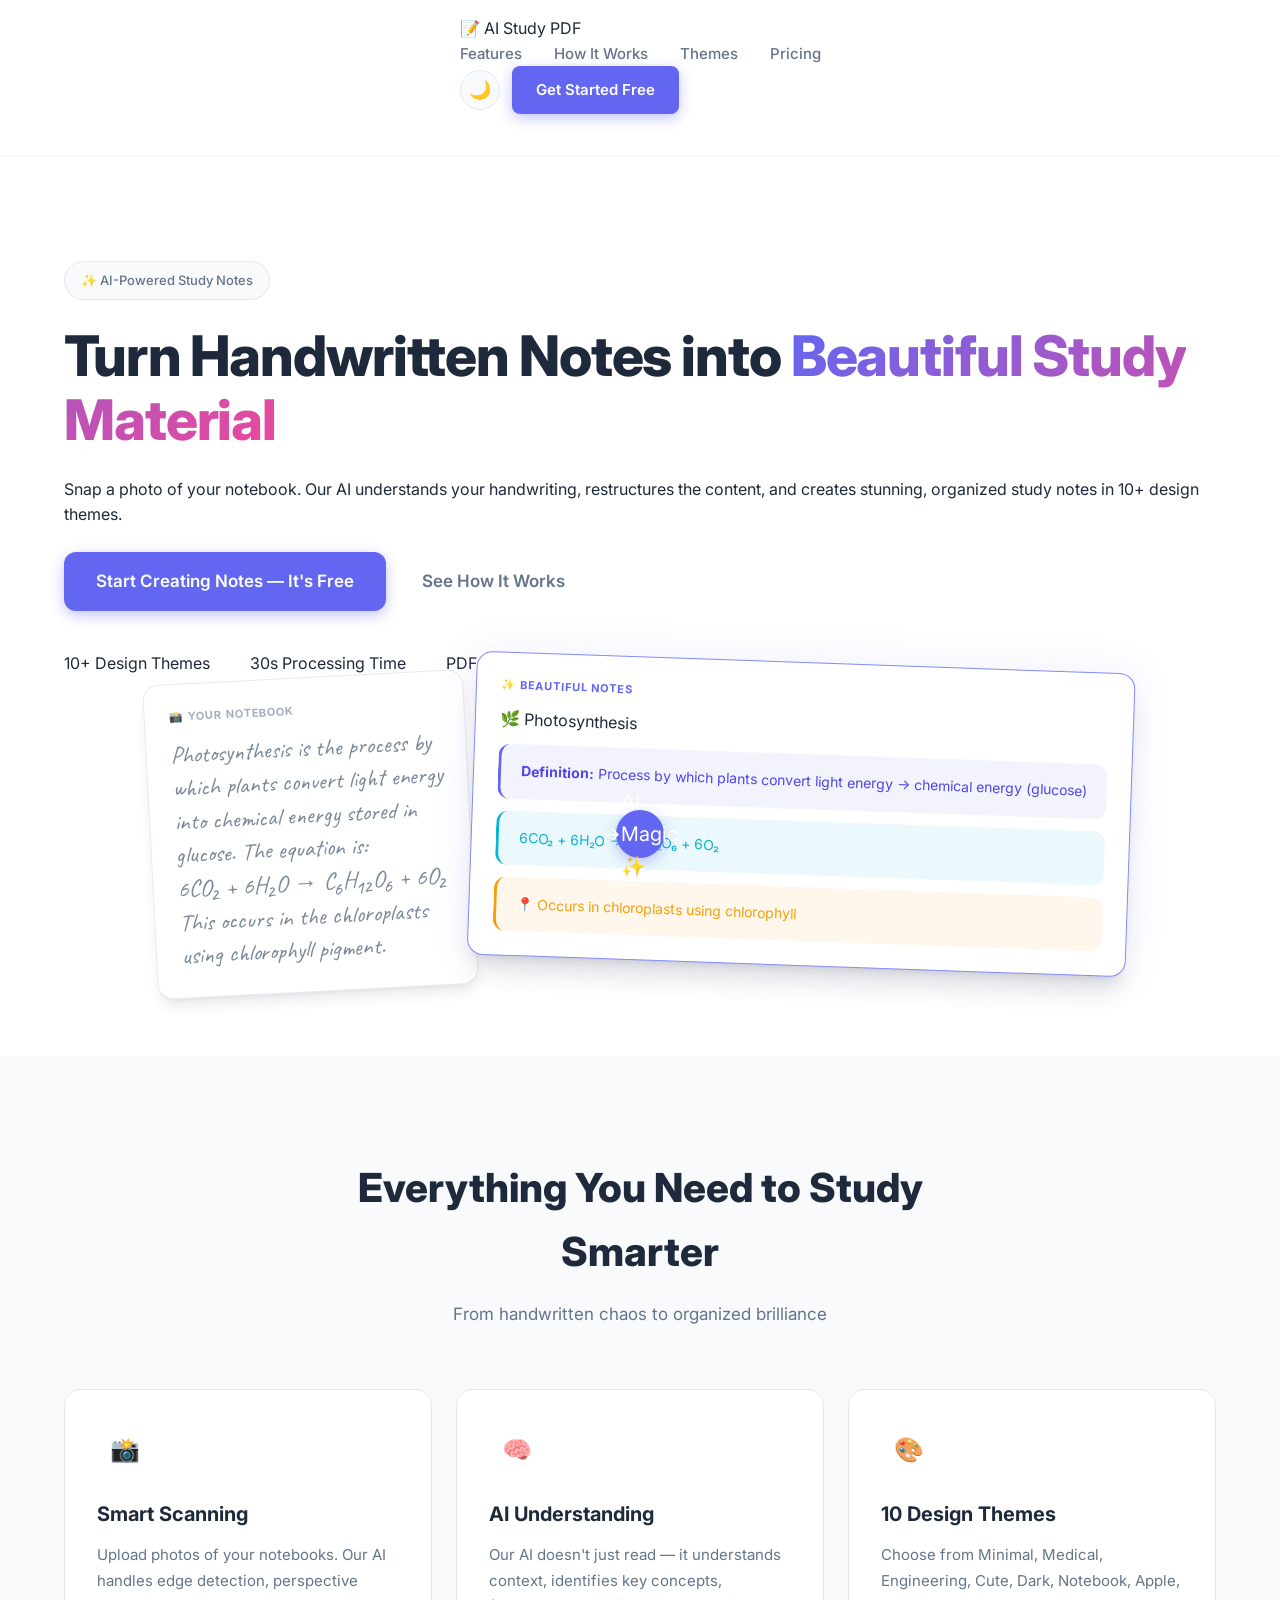
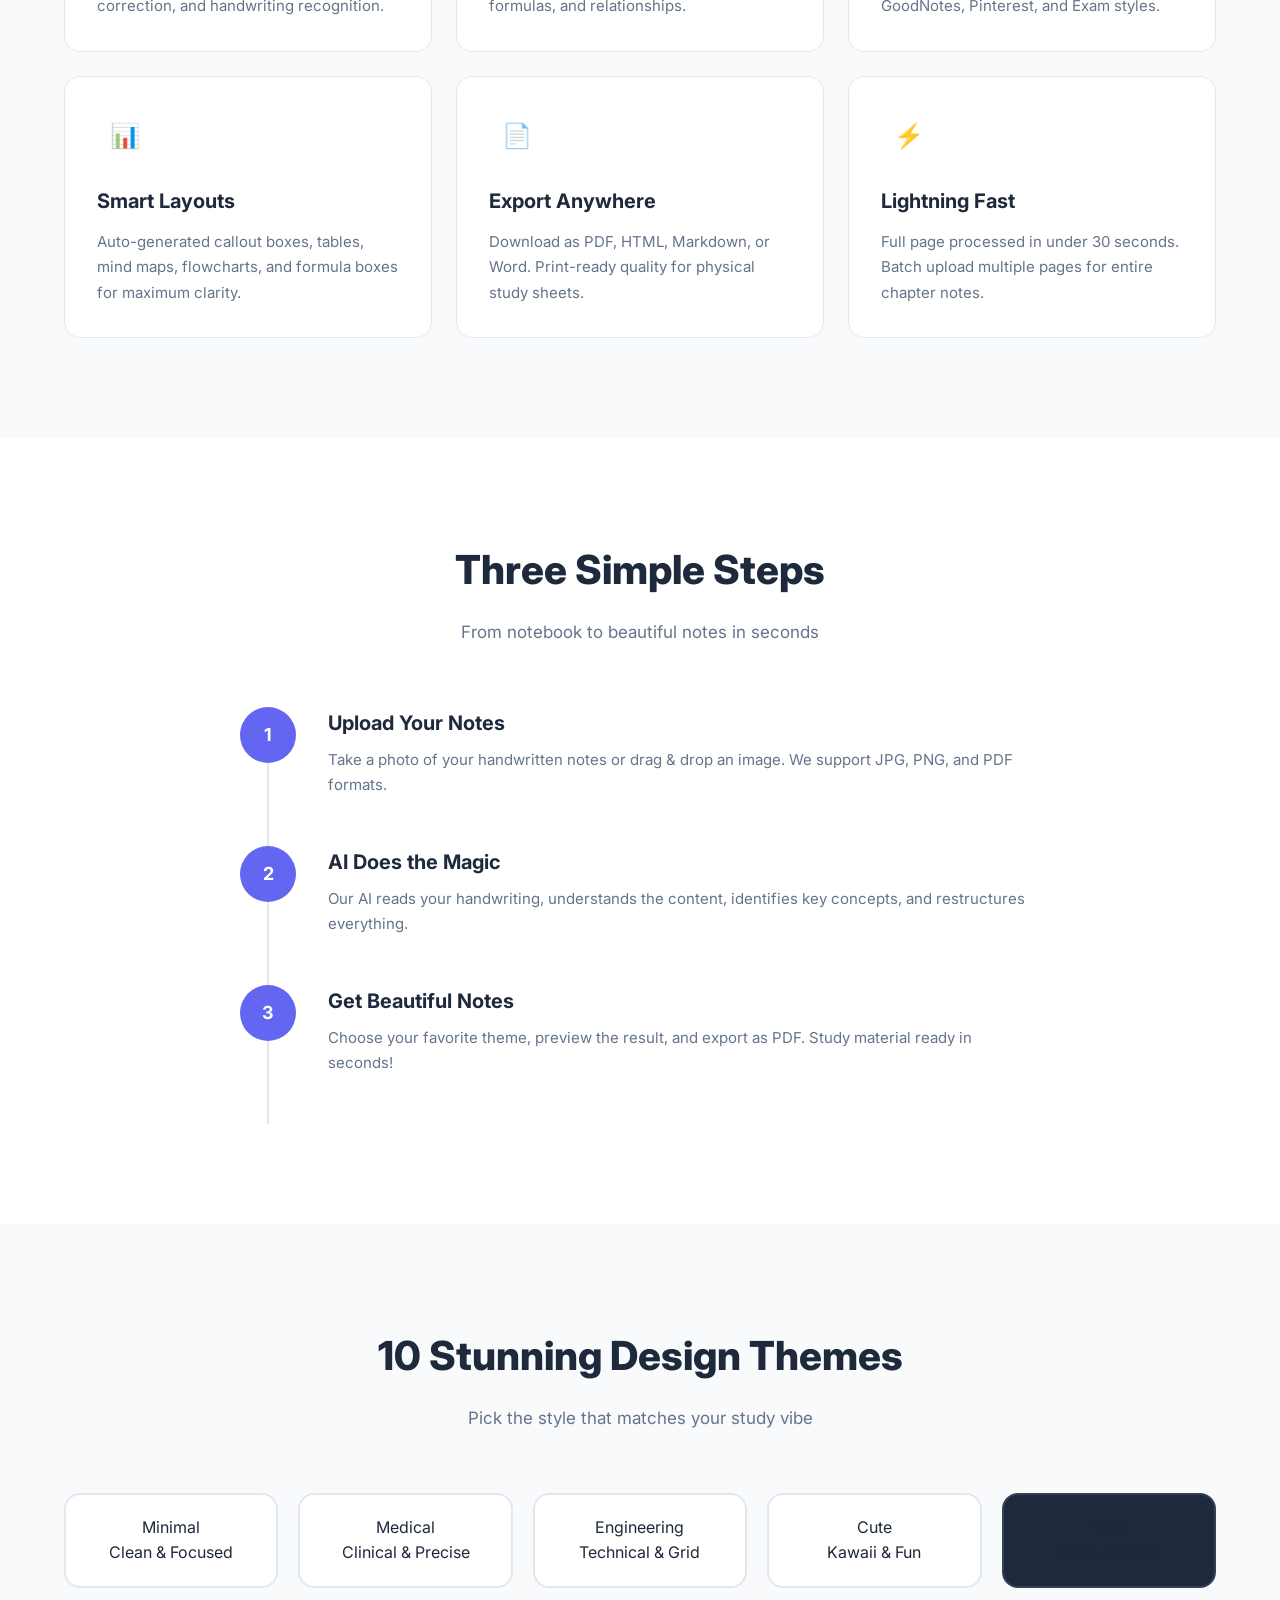
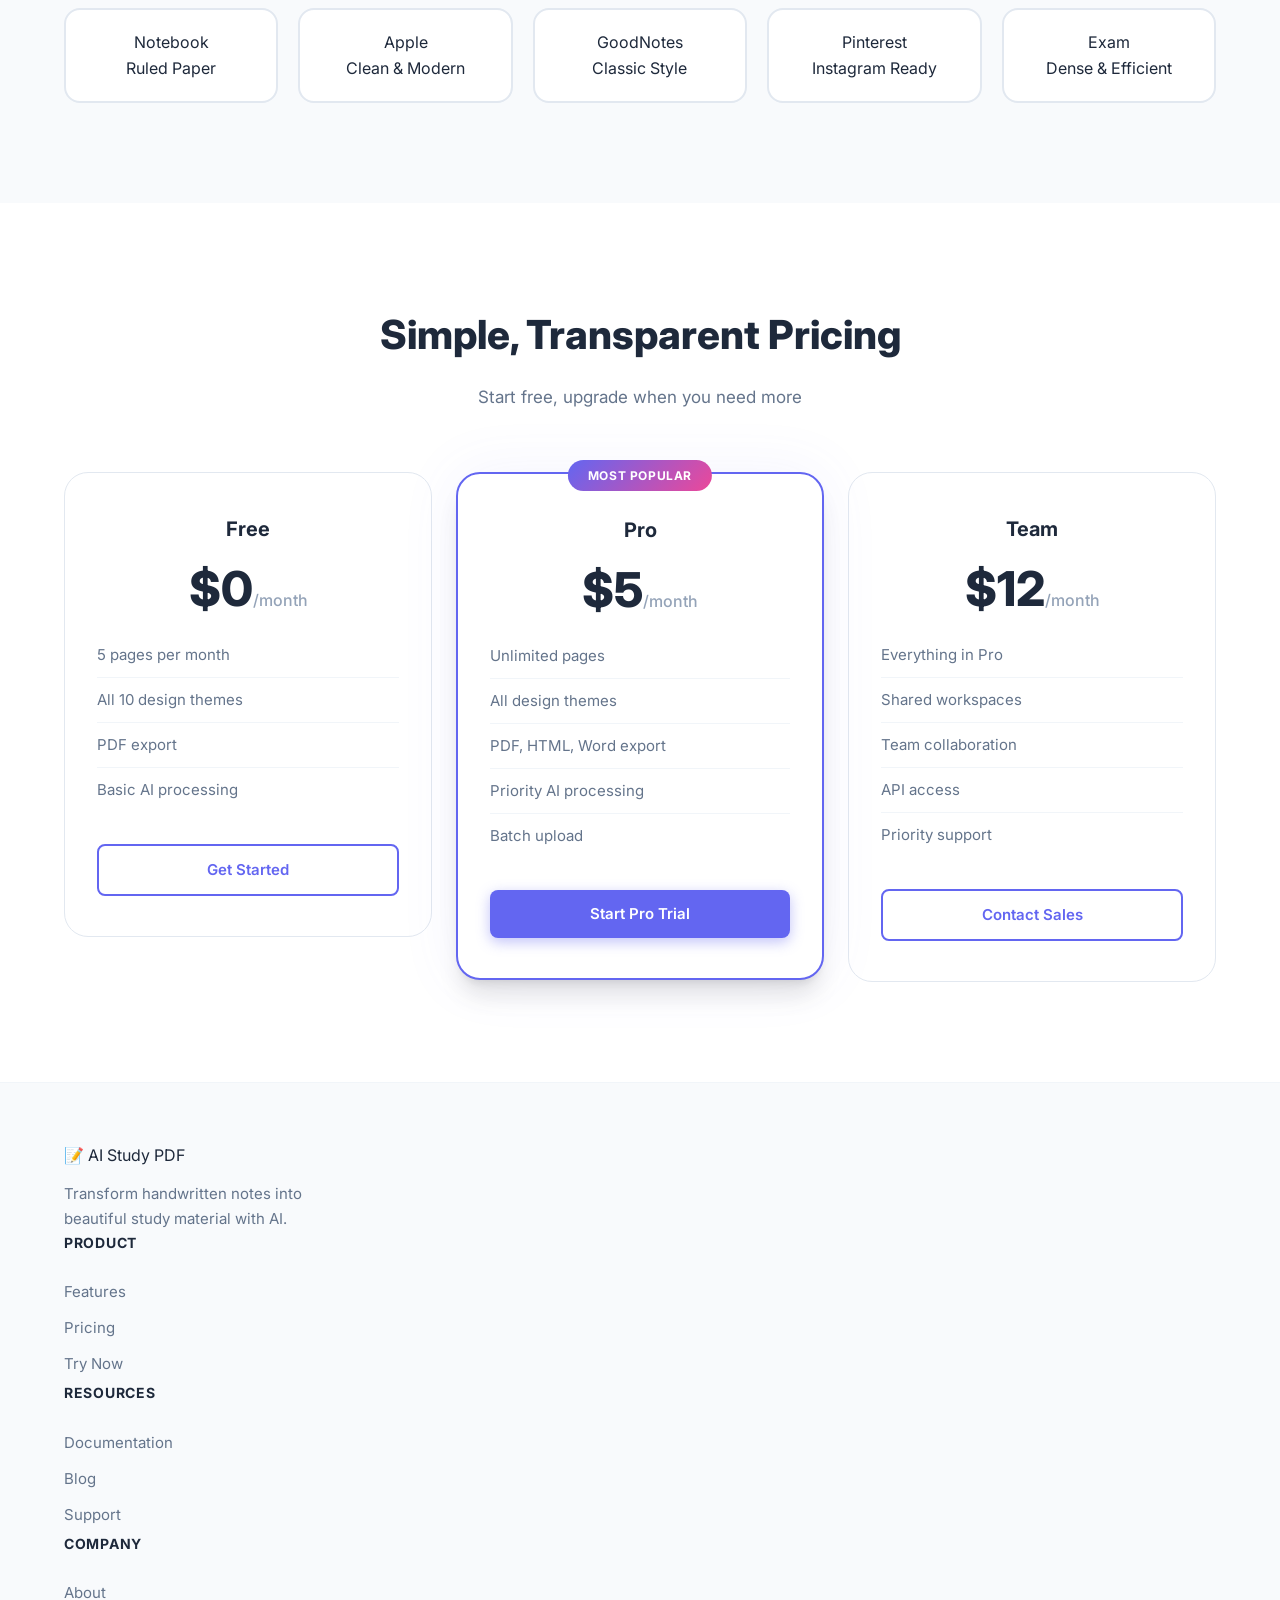
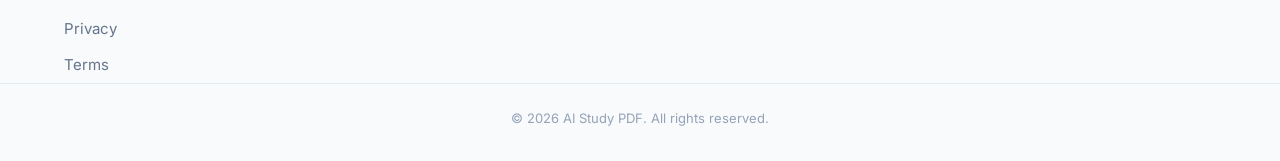
<file: index.html>
<!DOCTYPE html>
<html lang="en" data-theme="light">
<head>
    <meta charset="UTF-8">
    <meta name="viewport" content="width=device-width, initial-scale=1.0">
    <title>AI Study PDF — Transform Handwritten Notes into Beautiful Study Material</title>
    <link rel="preconnect" href="https://fonts.googleapis.com">
    <link rel="preconnect" href="https://fonts.gstatic.com" crossorigin>
    <link href="https://fonts.googleapis.com/css2?family=Caveat:wght@400;600;700&family=Inter:wght@300;400;500;600;700;800&family=Kalam:wght@400;700&family=Patrick+Hand&display=swap" rel="stylesheet">
    <link rel="stylesheet" href="index.css">
</head>
<body>
    <nav class="navbar">
        <div class="container nav-container">
            <a href="#" class="logo">
                <span class="logo-icon">📝</span>
                <span class="logo-text">AI Study PDF</span>
            </a>
            <div class="nav-links">
                <a href="#features">Features</a>
                <a href="#how-it-works">How It Works</a>
                <a href="#themes">Themes</a>
                <a href="#pricing">Pricing</a>
            </div>
            <div class="nav-actions">
                <button class="theme-toggle" id="themeToggle" aria-label="Toggle theme">🌙</button>
                <a href="designer.html" class="btn btn-primary">Get Started Free</a>
            </div>
            <button class="mobile-menu-toggle" id="mobileMenuToggle" aria-label="Toggle menu">
                <span></span><span></span><span></span>
            </button>
        </div>
    </nav>

    <header class="hero">
        <div class="container hero-container">
            <div class="hero-content">
                <div class="hero-badge">✨ AI-Powered Study Notes</div>
                <h1>Turn Handwritten Notes into <span class="gradient-text">Beautiful Study Material</span></h1>
                <p class="hero-description">Snap a photo of your notebook. Our AI understands your handwriting, restructures the content, and creates stunning, organized study notes in 10+ design themes.</p>
                <div class="hero-actions">
                    <a href="designer.html" class="btn btn-primary btn-lg">Start Creating Notes — It's Free</a>
                    <a href="#how-it-works" class="btn btn-ghost btn-lg">See How It Works</a>
                </div>
                <div class="hero-stats">
                    <div class="stat">
                        <span class="stat-number">10+</span>
                        <span class="stat-label">Design Themes</span>
                    </div>
                    <div class="stat">
                        <span class="stat-number">30s</span>
                        <span class="stat-label">Processing Time</span>
                    </div>
                    <div class="stat">
                        <span class="stat-number">PDF</span>
                        <span class="stat-label">Export Ready</span>
                    </div>
                </div>
            </div>
            <div class="hero-visual">
                <div class="demo-card before-card">
                    <div class="card-label">📸 Your Notebook</div>
                    <div class="notebook-mockup">
                        <div class="handwritten-line">Photosynthesis is the process by</div>
                        <div class="handwritten-line">which plants convert light energy</div>
                        <div class="handwritten-line">into chemical energy stored in</div>
                        <div class="handwritten-line">glucose. The equation is:</div>
                        <div class="handwritten-line formula">6CO₂ + 6H₂O → C₆H₁₂O₆ + 6O₂</div>
                        <div class="handwritten-line">This occurs in the chloroplasts</div>
                        <div class="handwritten-line">using chlorophyll pigment.</div>
                    </div>
                </div>
                <div class="demo-arrow">
                    <span class="arrow-icon">→</span>
                    <span class="arrow-label">AI Magic ✨</span>
                </div>
                <div class="demo-card after-card">
                    <div class="card-label">✨ Beautiful Notes</div>
                    <div class="notes-mockup">
                        <div class="notes-title">🌿 Photosynthesis</div>
                        <div class="notes-callout">
                            <strong>Definition:</strong> Process by which plants convert light energy → chemical energy (glucose)
                        </div>
                        <div class="notes-formula">6CO₂ + 6H₂O → C₆H₁₂O₆ + 6O₂</div>
                        <div class="notes-highlight">📍 Occurs in chloroplasts using chlorophyll</div>
                    </div>
                </div>
            </div>
        </div>
    </header>

    <section id="features" class="features">
        <div class="container">
            <div class="section-header">
                <h2>Everything You Need to Study Smarter</h2>
                <p>From handwritten chaos to organized brilliance</p>
            </div>
            <div class="features-grid">
                <div class="feature-card">
                    <div class="feature-icon">📸</div>
                    <h3>Smart Scanning</h3>
                    <p>Upload photos of your notebooks. Our AI handles edge detection, perspective correction, and handwriting recognition.</p>
                </div>
                <div class="feature-card">
                    <div class="feature-icon">🧠</div>
                    <h3>AI Understanding</h3>
                    <p>Our AI doesn't just read — it understands context, identifies key concepts, formulas, and relationships.</p>
                </div>
                <div class="feature-card">
                    <div class="feature-icon">🎨</div>
                    <h3>10 Design Themes</h3>
                    <p>Choose from Minimal, Medical, Engineering, Cute, Dark, Notebook, Apple, GoodNotes, Pinterest, and Exam styles.</p>
                </div>
                <div class="feature-card">
                    <div class="feature-icon">📊</div>
                    <h3>Smart Layouts</h3>
                    <p>Auto-generated callout boxes, tables, mind maps, flowcharts, and formula boxes for maximum clarity.</p>
                </div>
                <div class="feature-card">
                    <div class="feature-icon">📄</div>
                    <h3>Export Anywhere</h3>
                    <p>Download as PDF, HTML, Markdown, or Word. Print-ready quality for physical study sheets.</p>
                </div>
                <div class="feature-card">
                    <div class="feature-icon">⚡</div>
                    <h3>Lightning Fast</h3>
                    <p>Full page processed in under 30 seconds. Batch upload multiple pages for entire chapter notes.</p>
                </div>
            </div>
        </div>
    </section>

    <section id="how-it-works" class="how-it-works">
        <div class="container">
            <div class="section-header">
                <h2>Three Simple Steps</h2>
                <p>From notebook to beautiful notes in seconds</p>
            </div>
            <div class="steps">
                <div class="step">
                    <div class="step-number">1</div>
                    <div class="step-content">
                        <h3>Upload Your Notes</h3>
                        <p>Take a photo of your handwritten notes or drag & drop an image. We support JPG, PNG, and PDF formats.</p>
                    </div>
                </div>
                <div class="step-connector"></div>
                <div class="step">
                    <div class="step-number">2</div>
                    <div class="step-content">
                        <h3>AI Does the Magic</h3>
                        <p>Our AI reads your handwriting, understands the content, identifies key concepts, and restructures everything.</p>
                    </div>
                </div>
                <div class="step-connector"></div>
                <div class="step">
                    <div class="step-number">3</div>
                    <div class="step-content">
                        <h3>Get Beautiful Notes</h3>
                        <p>Choose your favorite theme, preview the result, and export as PDF. Study material ready in seconds!</p>
                    </div>
                </div>
            </div>
        </div>
    </section>

    <section id="themes" class="themes">
        <div class="container">
            <div class="section-header">
                <h2>10 Stunning Design Themes</h2>
                <p>Pick the style that matches your study vibe</p>
            </div>
            <div class="themes-grid">
                <div class="theme-preview" data-theme="minimal">
                    <div class="theme-card minimal-preview">
                        <div class="theme-title">Minimal</div>
                        <div class="theme-accent"></div>
                    </div>
                    <span>Clean & Focused</span>
                </div>
                <div class="theme-preview" data-theme="medical">
                    <div class="theme-card medical-preview">
                        <div class="theme-title">Medical</div>
                        <div class="theme-accent"></div>
                    </div>
                    <span>Clinical & Precise</span>
                </div>
                <div class="theme-preview" data-theme="engineering">
                    <div class="theme-card engineering-preview">
                        <div class="theme-title">Engineering</div>
                        <div class="theme-accent"></div>
                    </div>
                    <span>Technical & Grid</span>
                </div>
                <div class="theme-preview" data-theme="cute">
                    <div class="theme-card cute-preview">
                        <div class="theme-title">Cute</div>
                        <div class="theme-accent"></div>
                    </div>
                    <span>Kawaii & Fun</span>
                </div>
                <div class="theme-preview" data-theme="dark">
                    <div class="theme-card dark-preview">
                        <div class="theme-title">Dark</div>
                        <div class="theme-accent"></div>
                    </div>
                    <span>Neon & Sleek</span>
                </div>
                <div class="theme-preview" data-theme="notebook">
                    <div class="theme-card notebook-preview">
                        <div class="theme-title">Notebook</div>
                        <div class="theme-accent"></div>
                    </div>
                    <span>Ruled Paper</span>
                </div>
                <div class="theme-preview" data-theme="apple">
                    <div class="theme-card apple-preview">
                        <div class="theme-title">Apple</div>
                        <div class="theme-accent"></div>
                    </div>
                    <span>Clean & Modern</span>
                </div>
                <div class="theme-preview" data-theme="goodnotes">
                    <div class="theme-card goodnotes-preview">
                        <div class="theme-title">GoodNotes</div>
                        <div class="theme-accent"></div>
                    </div>
                    <span>Classic Style</span>
                </div>
                <div class="theme-preview" data-theme="pinterest">
                    <div class="theme-card pinterest-preview">
                        <div class="theme-title">Pinterest</div>
                        <div class="theme-accent"></div>
                    </div>
                    <span>Instagram Ready</span>
                </div>
                <div class="theme-preview" data-theme="exam">
                    <div class="theme-card exam-preview">
                        <div class="theme-title">Exam</div>
                        <div class="theme-accent"></div>
                    </div>
                    <span>Dense & Efficient</span>
                </div>
            </div>
        </div>
    </section>

    <section id="pricing" class="pricing">
        <div class="container">
            <div class="section-header">
                <h2>Simple, Transparent Pricing</h2>
                <p>Start free, upgrade when you need more</p>
            </div>
            <div class="pricing-grid">
                <div class="pricing-card">
                    <div class="pricing-header">
                        <h3>Free</h3>
                        <div class="price">$0<span>/month</span></div>
                    </div>
                    <ul class="pricing-features">
                        <li>5 pages per month</li>
                        <li>All 10 design themes</li>
                        <li>PDF export</li>
                        <li>Basic AI processing</li>
                    </ul>
                    <a href="designer.html" class="btn btn-secondary btn-block">Get Started</a>
                </div>
                <div class="pricing-card featured">
                    <div class="pricing-badge">Most Popular</div>
                    <div class="pricing-header">
                        <h3>Pro</h3>
                        <div class="price">$5<span>/month</span></div>
                    </div>
                    <ul class="pricing-features">
                        <li>Unlimited pages</li>
                        <li>All design themes</li>
                        <li>PDF, HTML, Word export</li>
                        <li>Priority AI processing</li>
                        <li>Batch upload</li>
                    </ul>
                    <a href="designer.html" class="btn btn-primary btn-block">Start Pro Trial</a>
                </div>
                <div class="pricing-card">
                    <div class="pricing-header">
                        <h3>Team</h3>
                        <div class="price">$12<span>/month</span></div>
                    </div>
                    <ul class="pricing-features">
                        <li>Everything in Pro</li>
                        <li>Shared workspaces</li>
                        <li>Team collaboration</li>
                        <li>API access</li>
                        <li>Priority support</li>
                    </ul>
                    <a href="designer.html" class="btn btn-secondary btn-block">Contact Sales</a>
                </div>
            </div>
        </div>
    </section>

    <footer class="footer">
        <div class="container footer-container">
            <div class="footer-brand">
                <a href="#" class="logo">
                    <span class="logo-icon">📝</span>
                    <span class="logo-text">AI Study PDF</span>
                </a>
                <p>Transform handwritten notes into beautiful study material with AI.</p>
            </div>
            <div class="footer-links">
                <div class="footer-col">
                    <h4>Product</h4>
                    <a href="#features">Features</a>
                    <a href="#pricing">Pricing</a>
                    <a href="designer.html">Try Now</a>
                </div>
                <div class="footer-col">
                    <h4>Resources</h4>
                    <a href="#">Documentation</a>
                    <a href="#">Blog</a>
                    <a href="#">Support</a>
                </div>
                <div class="footer-col">
                    <h4>Company</h4>
                    <a href="#">About</a>
                    <a href="#">Privacy</a>
                    <a href="#">Terms</a>
                </div>
            </div>
        </div>
        <div class="footer-bottom">
            <div class="container">
                <p>&copy; 2026 AI Study PDF. All rights reserved.</p>
            </div>
        </div>
    </footer>

    <script src="app.js"></script>
</body>
</html>
</file>
<file: index.css>
/* ============================================
   AI Study PDF - Premium Landing Page Styles
   ============================================ */

/* --- CSS Variables --- */
:root {
  --color-primary: #6366f1;
  --color-primary-light: #818cf8;
  --color-primary-dark: #4f46e5;
  --color-secondary: #ec4899;
  --color-accent: #06b6d4;
  --color-success: #10b981;
  --color-warning: #f59e0b;

  --color-bg: #ffffff;
  --color-bg-alt: #f8fafc;
  --color-bg-card: #ffffff;

  --color-text: #1e293b;
  --color-text-secondary: #64748b;
  --color-text-muted: #94a3b8;

  --color-border: #e2e8f0;
  --color-border-light: #f1f5f9;

  --shadow-sm: 0 1px 2px rgba(0, 0, 0, 0.05);
  --shadow-md: 0 4px 6px -1px rgba(0, 0, 0, 0.1), 0 2px 4px -2px rgba(0, 0, 0, 0.1);
  --shadow-lg: 0 10px 15px -3px rgba(0, 0, 0, 0.1), 0 4px 6px -4px rgba(0, 0, 0, 0.1);
  --shadow-xl: 0 20px 25px -5px rgba(0, 0, 0, 0.1), 0 8px 10px -6px rgba(0, 0, 0, 0.1);

  --radius-sm: 8px;
  --radius-md: 12px;
  --radius-lg: 16px;
  --radius-xl: 24px;

  --font-sans: 'Inter', sans-serif;
  --font-handwritten: 'Caveat', cursive;

  --transition: 0.3s cubic-bezier(0.4, 0, 0.2, 1);
}

/* --- Dark Theme --- */
[data-theme="dark"] {
  --color-bg: #0f172a;
  --color-bg-alt: #1e293b;
  --color-bg-card: #1e293b;

  --color-text: #f1f5f9;
  --color-text-secondary: #94a3b8;
  --color-text-muted: #64748b;

  --color-border: #334155;
  --color-border-light: #1e293b;

  --shadow-sm: 0 1px 2px rgba(0, 0, 0, 0.3);
  --shadow-md: 0 4px 6px -1px rgba(0, 0, 0, 0.4), 0 2px 4px -2px rgba(0, 0, 0, 0.3);
  --shadow-lg: 0 10px 15px -3px rgba(0, 0, 0, 0.4), 0 4px 6px -4px rgba(0, 0, 0, 0.3);
  --shadow-xl: 0 20px 25px -5px rgba(0, 0, 0, 0.5), 0 8px 10px -6px rgba(0, 0, 0, 0.4);
}

/* --- Reset & Base --- */
*,
*::before,
*::after {
  box-sizing: border-box;
  margin: 0;
  padding: 0;
}

html {
  scroll-behavior: smooth;
}

body {
  font-family: var(--font-sans);
  background-color: var(--color-bg);
  color: var(--color-text);
  line-height: 1.6;
  -webkit-font-smoothing: antialiased;
  -moz-osx-font-smoothing: grayscale;
  transition: background-color var(--transition), color var(--transition);
}

img {
  max-width: 100%;
  height: auto;
  display: block;
}

a {
  text-decoration: none;
  color: inherit;
  transition: color var(--transition);
}

ul, ol {
  list-style: none;
}

button {
  border: none;
  background: none;
  cursor: pointer;
  font-family: inherit;
}

/* --- Container --- */
.container {
  max-width: 1200px;
  margin: 0 auto;
  padding: 0 24px;
}

/* --- Navbar --- */
.navbar {
  position: sticky;
  top: 0;
  z-index: 50;
  display: flex;
  align-items: center;
  justify-content: space-between;
  padding: 16px 24px;
  background: rgba(255, 255, 255, 0.7);
  backdrop-filter: blur(20px);
  -webkit-backdrop-filter: blur(20px);
  border-bottom: 1px solid var(--color-border-light);
  transition: background var(--transition), border-color var(--transition);
}

[data-theme="dark"] .navbar {
  background: rgba(15, 23, 42, 0.7);
}

.navbar-logo {
  display: flex;
  align-items: center;
  gap: 10px;
  font-size: 1.25rem;
  font-weight: 700;
  color: var(--color-text);
}

.navbar-logo img {
  width: 32px;
  height: 32px;
}

.nav-links {
  display: flex;
  align-items: center;
  gap: 32px;
}

.nav-links a {
  font-size: 0.9375rem;
  font-weight: 500;
  color: var(--color-text-secondary);
  transition: color var(--transition);
}

.nav-links a:hover {
  color: var(--color-primary);
}

.nav-actions {
  display: flex;
  align-items: center;
  gap: 12px;
}

.hamburger {
  display: none;
  flex-direction: column;
  justify-content: center;
  gap: 5px;
  width: 32px;
  height: 32px;
  padding: 4px;
  cursor: pointer;
}

.hamburger span {
  display: block;
  width: 100%;
  height: 2px;
  background: var(--color-text);
  border-radius: 2px;
  transition: transform var(--transition), opacity var(--transition);
}

.mobile-menu {
  display: none;
  position: fixed;
  top: 0;
  left: 0;
  right: 0;
  bottom: 0;
  background: var(--color-bg);
  z-index: 100;
  flex-direction: column;
  align-items: center;
  justify-content: center;
  gap: 24px;
}

.mobile-menu.active {
  display: flex;
}

.mobile-menu a {
  font-size: 1.25rem;
  font-weight: 500;
  color: var(--color-text);
}

.mobile-menu-close {
  position: absolute;
  top: 20px;
  right: 24px;
  font-size: 2rem;
  color: var(--color-text);
  cursor: pointer;
}

/* --- Buttons --- */
.btn {
  display: inline-flex;
  align-items: center;
  justify-content: center;
  gap: 8px;
  padding: 12px 24px;
  font-size: 0.9375rem;
  font-weight: 600;
  border-radius: var(--radius-sm);
  transition: all var(--transition);
  cursor: pointer;
  white-space: nowrap;
}

.btn-primary {
  background: var(--color-primary);
  color: #ffffff;
  box-shadow: 0 4px 14px rgba(99, 102, 241, 0.4);
}

.btn-primary:hover {
  background: var(--color-primary-dark);
  transform: translateY(-2px);
  box-shadow: 0 6px 20px rgba(99, 102, 241, 0.5);
}

.btn-secondary {
  background: transparent;
  color: var(--color-primary);
  border: 2px solid var(--color-primary);
}

.btn-secondary:hover {
  background: var(--color-primary);
  color: #ffffff;
  transform: translateY(-2px);
}

.btn-ghost {
  background: transparent;
  color: var(--color-text-secondary);
}

.btn-ghost:hover {
  color: var(--color-primary);
  background: var(--color-bg-alt);
}

.btn-lg {
  padding: 16px 32px;
  font-size: 1.0625rem;
  border-radius: var(--radius-md);
}

.btn-block {
  width: 100%;
}

/* --- Hero Section --- */
.hero {
  min-height: 100vh;
  display: flex;
  align-items: center;
  padding: 100px 0 60px;
  background: var(--color-bg);
  overflow: hidden;
}

.hero-grid {
  display: grid;
  grid-template-columns: 1fr 1fr;
  gap: 60px;
  align-items: center;
}

.hero-content {
  display: flex;
  flex-direction: column;
  gap: 24px;
}

.hero-badge {
  display: inline-flex;
  align-items: center;
  gap: 8px;
  padding: 8px 16px;
  background: var(--color-bg-alt);
  border: 1px solid var(--color-border);
  border-radius: 100px;
  font-size: 0.8125rem;
  font-weight: 500;
  color: var(--color-text-secondary);
  width: fit-content;
}

.hero-badge .badge-dot {
  width: 8px;
  height: 8px;
  border-radius: 50%;
  background: var(--color-success);
  animation: pulse 2s infinite;
}

@keyframes pulse {
  0%, 100% { opacity: 1; }
  50% { opacity: 0.5; }
}

.hero h1 {
  font-size: 3.5rem;
  font-weight: 800;
  line-height: 1.15;
  letter-spacing: -0.02em;
  color: var(--color-text);
}

.gradient-text {
  background: linear-gradient(135deg, var(--color-primary), var(--color-secondary));
  -webkit-background-clip: text;
  background-clip: text;
  -webkit-text-fill-color: transparent;
}

.hero-subtitle {
  font-size: 1.1875rem;
  color: var(--color-text-secondary);
  line-height: 1.7;
  max-width: 520px;
}

.hero-cta {
  display: flex;
  align-items: center;
  gap: 16px;
  flex-wrap: wrap;
}

.hero-stats {
  display: flex;
  flex-direction: row;
  gap: 40px;
  margin-top: 16px;
}

.hero-stat {
  display: flex;
  flex-direction: column;
}

.hero-stat-number {
  font-size: 1.75rem;
  font-weight: 800;
  color: var(--color-text);
}

.hero-stat-label {
  font-size: 0.8125rem;
  color: var(--color-text-muted);
}

/* Hero Visual */
.hero-visual {
  position: relative;
  display: flex;
  align-items: center;
  justify-content: center;
}

.hero-visual-cards {
  position: relative;
  width: 100%;
  max-width: 520px;
}

.before-card,
.after-card {
  background: var(--color-bg-card);
  border: 1px solid var(--color-border);
  border-radius: var(--radius-lg);
  padding: 24px;
  box-shadow: var(--shadow-lg);
  transition: transform var(--transition), box-shadow var(--transition);
}

.before-card {
  transform: rotate(-3deg);
  opacity: 0.85;
}

.after-card {
  transform: rotate(2deg) translateY(-20px);
  border-color: var(--color-primary-light);
  box-shadow: var(--shadow-xl), 0 0 40px rgba(99, 102, 241, 0.1);
}

.before-card:hover,
.after-card:hover {
  transform: rotate(0deg) translateY(0);
  box-shadow: var(--shadow-xl);
}

.card-label {
  font-size: 0.6875rem;
  font-weight: 700;
  text-transform: uppercase;
  letter-spacing: 0.08em;
  color: var(--color-text-muted);
  margin-bottom: 12px;
}

.after-card .card-label {
  color: var(--color-primary);
}

.demo-arrow {
  position: absolute;
  top: 50%;
  left: 50%;
  transform: translate(-50%, -50%);
  width: 48px;
  height: 48px;
  background: var(--color-primary);
  color: #ffffff;
  border-radius: 50%;
  display: flex;
  align-items: center;
  justify-content: center;
  font-size: 1.25rem;
  box-shadow: 0 4px 14px rgba(99, 102, 241, 0.4);
  z-index: 2;
}

.handwritten-line {
  font-family: var(--font-handwritten);
  font-size: 1.5rem;
  color: var(--color-text-secondary);
  line-height: 1.4;
}

.notes-callout,
.notes-formula,
.notes-highlight {
  padding: 16px 20px;
  border-radius: var(--radius-md);
  font-size: 0.875rem;
  margin-top: 12px;
}

.notes-callout {
  background: rgba(99, 102, 241, 0.08);
  border-left: 3px solid var(--color-primary);
  color: var(--color-primary-dark);
}

.notes-formula {
  background: rgba(6, 182, 212, 0.08);
  border-left: 3px solid var(--color-accent);
  color: var(--color-accent);
}

.notes-highlight {
  background: rgba(245, 158, 11, 0.08);
  border-left: 3px solid var(--color-warning);
  color: var(--color-warning);
}

/* --- Features Section --- */
.features {
  padding: 100px 0;
  background: var(--color-bg-alt);
}

.section-header {
  text-align: center;
  max-width: 640px;
  margin: 0 auto 60px;
}

.section-header h2 {
  font-size: 2.5rem;
  font-weight: 800;
  margin-bottom: 16px;
  color: var(--color-text);
}

.section-header p {
  font-size: 1.0625rem;
  color: var(--color-text-secondary);
  line-height: 1.7;
}

.features-grid {
  display: grid;
  grid-template-columns: repeat(3, 1fr);
  gap: 24px;
}

.feature-card {
  background: var(--color-bg-card);
  border: 1px solid var(--color-border);
  border-radius: var(--radius-lg);
  padding: 32px;
  transition: transform var(--transition), box-shadow var(--transition), border-color var(--transition);
}

.feature-card:hover {
  transform: translateY(-6px);
  box-shadow: var(--shadow-xl);
  border-color: var(--color-primary-light);
}

.feature-icon {
  width: 56px;
  height: 56px;
  border-radius: var(--radius-md);
  display: flex;
  align-items: center;
  justify-content: center;
  font-size: 1.5rem;
  margin-bottom: 20px;
}

.feature-card h3 {
  font-size: 1.25rem;
  font-weight: 700;
  margin-bottom: 12px;
  color: var(--color-text);
}

.feature-card p {
  font-size: 0.9375rem;
  color: var(--color-text-secondary);
  line-height: 1.7;
}

/* --- How It Works --- */
.how-it-works {
  padding: 100px 0;
  background: var(--color-bg);
}

.steps {
  position: relative;
  max-width: 800px;
  margin: 0 auto;
  display: flex;
  flex-direction: column;
  gap: 0;
}

.step {
  display: flex;
  gap: 32px;
  position: relative;
}

.step-number {
  flex-shrink: 0;
  width: 56px;
  height: 56px;
  border-radius: 50%;
  background: var(--color-primary);
  color: #ffffff;
  font-size: 1.125rem;
  font-weight: 700;
  display: flex;
  align-items: center;
  justify-content: center;
  position: relative;
  z-index: 2;
}

.step-content {
  padding-bottom: 48px;
}

.step-content h3 {
  font-size: 1.25rem;
  font-weight: 700;
  margin-bottom: 8px;
  color: var(--color-text);
}

.step-content p {
  font-size: 0.9375rem;
  color: var(--color-text-secondary);
  line-height: 1.7;
}

.step-connector {
  position: absolute;
  left: 27px;
  top: 56px;
  width: 2px;
  height: calc(100% - 56px);
  background: var(--color-border);
  z-index: 1;
}

.step:last-child .step-connector {
  display: none;
}

/* --- Themes Section --- */
.themes {
  padding: 100px 0;
  background: var(--color-bg-alt);
}

.themes-grid {
  display: grid;
  grid-template-columns: repeat(5, 1fr);
  gap: 20px;
}

.theme-preview {
  background: var(--color-bg-card);
  border: 2px solid var(--color-border);
  border-radius: var(--radius-lg);
  padding: 20px;
  text-align: center;
  cursor: pointer;
  transition: transform var(--transition), box-shadow var(--transition), border-color var(--transition);
}

.theme-preview:hover {
  transform: translateY(-4px);
  box-shadow: var(--shadow-lg);
}

.theme-preview.active {
  border-color: var(--color-primary);
  box-shadow: 0 0 0 3px rgba(99, 102, 241, 0.2);
}

.theme-color-bar {
  width: 100%;
  height: 6px;
  border-radius: 3px;
  margin-bottom: 14px;
}

.theme-preview-name {
  font-size: 0.8125rem;
  font-weight: 600;
  color: var(--color-text);
}

/* Theme-specific accent colors */
.theme-preview[data-theme-name="minimal"] .theme-color-bar { background: #3b82f6; }
.theme-preview[data-theme-name="medical"] .theme-color-bar { background: #10b981; }
.theme-preview[data-theme-name="engineering"] .theme-color-bar { background: #6366f1; }
.theme-preview[data-theme-name="cute"] .theme-color-bar { background: #ec4899; }
.theme-preview[data-theme-name="dark"] .theme-color-bar { background: #a855f7; }
.theme-preview[data-theme-name="notebook"] .theme-color-bar { background: #f59e0b; }
.theme-preview[data-theme-name="apple"] .theme-color-bar { background: #64748b; }
.theme-preview[data-theme-name="goodnotes"] .theme-color-bar { background: #06b6d4; }
.theme-preview[data-theme-name="pinterest"] .theme-color-bar { background: #ef4444; }
.theme-preview[data-theme-name="exam"] .theme-color-bar { background: #8b5cf6; }

/* --- Pricing Section --- */
.pricing {
  padding: 100px 0;
  background: var(--color-bg);
}

.pricing-grid {
  display: grid;
  grid-template-columns: repeat(3, 1fr);
  gap: 24px;
  align-items: start;
}

.pricing-card {
  background: var(--color-bg-card);
  border: 1px solid var(--color-border);
  border-radius: var(--radius-xl);
  padding: 40px 32px;
  text-align: center;
  transition: transform var(--transition), box-shadow var(--transition);
}

.pricing-card:hover {
  transform: translateY(-4px);
  box-shadow: var(--shadow-lg);
}

.pricing-card.featured {
  border: 2px solid var(--color-primary);
  position: relative;
  box-shadow: var(--shadow-xl), 0 0 60px rgba(99, 102, 241, 0.08);
}

.pricing-card.featured:hover {
  box-shadow: var(--shadow-xl), 0 0 80px rgba(99, 102, 241, 0.12);
}

.pricing-badge {
  position: absolute;
  top: -14px;
  left: 50%;
  transform: translateX(-50%);
  background: linear-gradient(135deg, var(--color-primary), var(--color-secondary));
  color: #ffffff;
  font-size: 0.75rem;
  font-weight: 700;
  text-transform: uppercase;
  letter-spacing: 0.05em;
  padding: 6px 20px;
  border-radius: 100px;
  white-space: nowrap;
}

.pricing-card h3 {
  font-size: 1.25rem;
  font-weight: 700;
  margin-bottom: 8px;
  color: var(--color-text);
}

.pricing-card .price {
  font-size: 3rem;
  font-weight: 800;
  color: var(--color-text);
  margin: 20px 0;
  line-height: 1;
}

.pricing-card .price span {
  font-size: 1rem;
  font-weight: 500;
  color: var(--color-text-muted);
}

.pricing-card .pricing-desc {
  font-size: 0.9375rem;
  color: var(--color-text-secondary);
  margin-bottom: 32px;
  line-height: 1.6;
}

.pricing-features {
  text-align: left;
  margin-bottom: 32px;
}

.pricing-features li {
  display: flex;
  align-items: center;
  gap: 12px;
  padding: 10px 0;
  font-size: 0.9375rem;
  color: var(--color-text-secondary);
  border-bottom: 1px solid var(--color-border-light);
}

.pricing-features li:last-child {
  border-bottom: none;
}

.pricing-features li .check {
  color: var(--color-success);
  font-weight: 700;
  flex-shrink: 0;
}

/* --- Footer --- */
.footer {
  background: var(--color-bg-alt);
  border-top: 1px solid var(--color-border-light);
  padding: 60px 0 32px;
}

[data-theme="dark"] .footer {
  background: #0a0f1e;
}

.footer-grid {
  display: grid;
  grid-template-columns: 1.5fr repeat(3, 1fr);
  gap: 48px;
  margin-bottom: 48px;
}

.footer-brand p {
  font-size: 0.9375rem;
  color: var(--color-text-secondary);
  margin-top: 12px;
  line-height: 1.7;
  max-width: 280px;
}

.footer-col h4 {
  font-size: 0.875rem;
  font-weight: 700;
  text-transform: uppercase;
  letter-spacing: 0.05em;
  color: var(--color-text);
  margin-bottom: 20px;
}

.footer-col a {
  display: block;
  font-size: 0.9375rem;
  color: var(--color-text-secondary);
  padding: 6px 0;
  transition: color var(--transition);
}

.footer-col a:hover {
  color: var(--color-primary);
}

.footer-bottom {
  display: flex;
  align-items: center;
  justify-content: space-between;
  padding-top: 24px;
  border-top: 1px solid var(--color-border);
  font-size: 0.8125rem;
  color: var(--color-text-muted);
}

.footer-socials {
  display: flex;
  gap: 16px;
}

.footer-socials a {
  width: 36px;
  height: 36px;
  border-radius: 50%;
  background: var(--color-bg);
  border: 1px solid var(--color-border);
  display: flex;
  align-items: center;
  justify-content: center;
  color: var(--color-text-secondary);
  font-size: 0.875rem;
  transition: all var(--transition);
}

.footer-socials a:hover {
  background: var(--color-primary);
  border-color: var(--color-primary);
  color: #ffffff;
}

/* --- Theme Toggle --- */
.theme-toggle {
  width: 40px;
  height: 40px;
  border-radius: 50%;
  display: flex;
  align-items: center;
  justify-content: center;
  background: var(--color-bg-alt);
  border: 1px solid var(--color-border);
  color: var(--color-text-secondary);
  font-size: 1.125rem;
  cursor: pointer;
  transition: all var(--transition);
}

.theme-toggle:hover {
  background: var(--color-primary);
  border-color: var(--color-primary);
  color: #ffffff;
  transform: rotate(30deg);
}

/* --- Animations --- */
.animate-in {
  opacity: 0;
  transform: translateY(30px);
  transition: opacity 0.6s cubic-bezier(0.4, 0, 0.2, 1), transform 0.6s cubic-bezier(0.4, 0, 0.2, 1);
}

.animate-in.visible {
  opacity: 1;
  transform: translateY(0);
}

.animate-in:nth-child(2) { transition-delay: 0.1s; }
.animate-in:nth-child(3) { transition-delay: 0.2s; }
.animate-in:nth-child(4) { transition-delay: 0.3s; }
.animate-in:nth-child(5) { transition-delay: 0.4s; }
.animate-in:nth-child(6) { transition-delay: 0.5s; }

@keyframes fadeInUp {
  from {
    opacity: 0;
    transform: translateY(30px);
  }
  to {
    opacity: 1;
    transform: translateY(0);
  }
}

@keyframes float {
  0%, 100% { transform: translateY(0); }
  50% { transform: translateY(-10px); }
}

@keyframes shimmer {
  0% { background-position: -200% 0; }
  100% { background-position: 200% 0; }
}

/* --- Responsive --- */
@media (max-width: 1024px) {
  .hero h1 {
    font-size: 2.75rem;
  }

  .features-grid {
    grid-template-columns: repeat(2, 1fr);
  }

  .themes-grid {
    grid-template-columns: repeat(3, 1fr);
  }

  .pricing-grid {
    grid-template-columns: repeat(2, 1fr);
  }

  .pricing-card:last-child {
    grid-column: span 2;
    max-width: 400px;
    justify-self: center;
  }
}

@media (max-width: 768px) {
  .nav-links {
    display: none;
  }

  .nav-actions .btn {
    display: none;
  }

  .hamburger {
    display: flex;
  }

  .hero {
    min-height: auto;
    padding: 80px 0 60px;
  }

  .hero-grid {
    grid-template-columns: 1fr;
    gap: 40px;
    text-align: center;
  }

  .hero h1 {
    font-size: 2.25rem;
  }

  .hero-subtitle {
    max-width: 100%;
    margin: 0 auto;
  }

  .hero-cta {
    justify-content: center;
  }

  .hero-stats {
    justify-content: center;
  }

  .hero-visual {
    order: -1;
  }

  .hero-visual-cards {
    max-width: 380px;
  }

  .features-grid {
    grid-template-columns: 1fr;
  }

  .themes-grid {
    grid-template-columns: repeat(2, 1fr);
  }

  .pricing-grid {
    grid-template-columns: 1fr;
    max-width: 420px;
    margin: 0 auto;
  }

  .pricing-card:last-child {
    grid-column: span 1;
    max-width: 100%;
  }

  .footer-grid {
    grid-template-columns: 1fr 1fr;
    gap: 32px;
  }

  .footer-bottom {
    flex-direction: column;
    gap: 16px;
    text-align: center;
  }

  .section-header h2 {
    font-size: 2rem;
  }
}

@media (max-width: 480px) {
  .hero h1 {
    font-size: 1.875rem;
  }

  .hero-stats {
    flex-direction: column;
    gap: 16px;
    align-items: center;
  }

  .themes-grid {
    grid-template-columns: 1fr;
  }

  .footer-grid {
    grid-template-columns: 1fr;
  }

  .before-card,
  .after-card {
    padding: 16px;
  }
}

/* --- Mobile Menu Toggle State --- */
.navbar-menu-open .hamburger span:nth-child(1) {
  transform: translateY(7px) rotate(45deg);
}

.navbar-menu-open .hamburger span:nth-child(2) {
  opacity: 0;
}

.navbar-menu-open .hamburger span:nth-child(3) {
  transform: translateY(-7px) rotate(-45deg);
}

/* --- Utility --- */
.sr-only {
  position: absolute;
  width: 1px;
  height: 1px;
  padding: 0;
  margin: -1px;
  overflow: hidden;
  clip: rect(0, 0, 0, 0);
  border: 0;
}

.text-center {
  text-align: center;
}

.text-gradient {
  background: linear-gradient(135deg, var(--color-primary), var(--color-secondary));
  -webkit-background-clip: text;
  background-clip: text;
  -webkit-text-fill-color: transparent;
}
</file>
